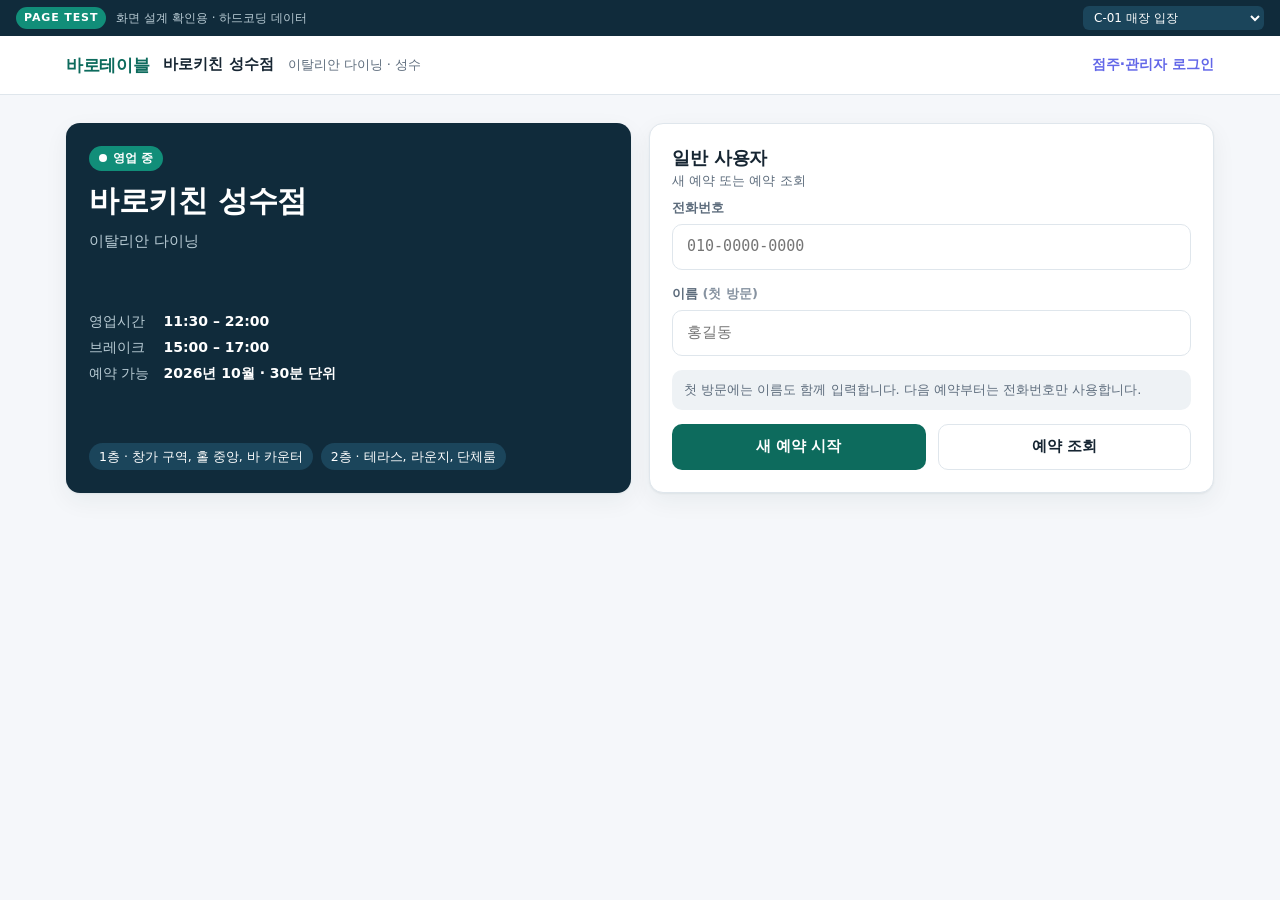
<file: index.html>
<!DOCTYPE html>
<html lang="ko">
<head>
  <meta charset="utf-8">
  <meta name="viewport" content="width=device-width, initial-scale=1">
  <title>바로테이블 미리보기</title>
  <meta http-equiv="refresh" content="0; url=barotable-pagetest/src/main/resources/templates/index.html">
</head>
<body>
  <p>바로테이블 프로토타입 미리보기로 이동합니다. 이동하지 않으면 <a href="barotable-pagetest/src/main/resources/templates/index.html">여기</a>를 누르세요.</p>
</body>
</html>
</file>
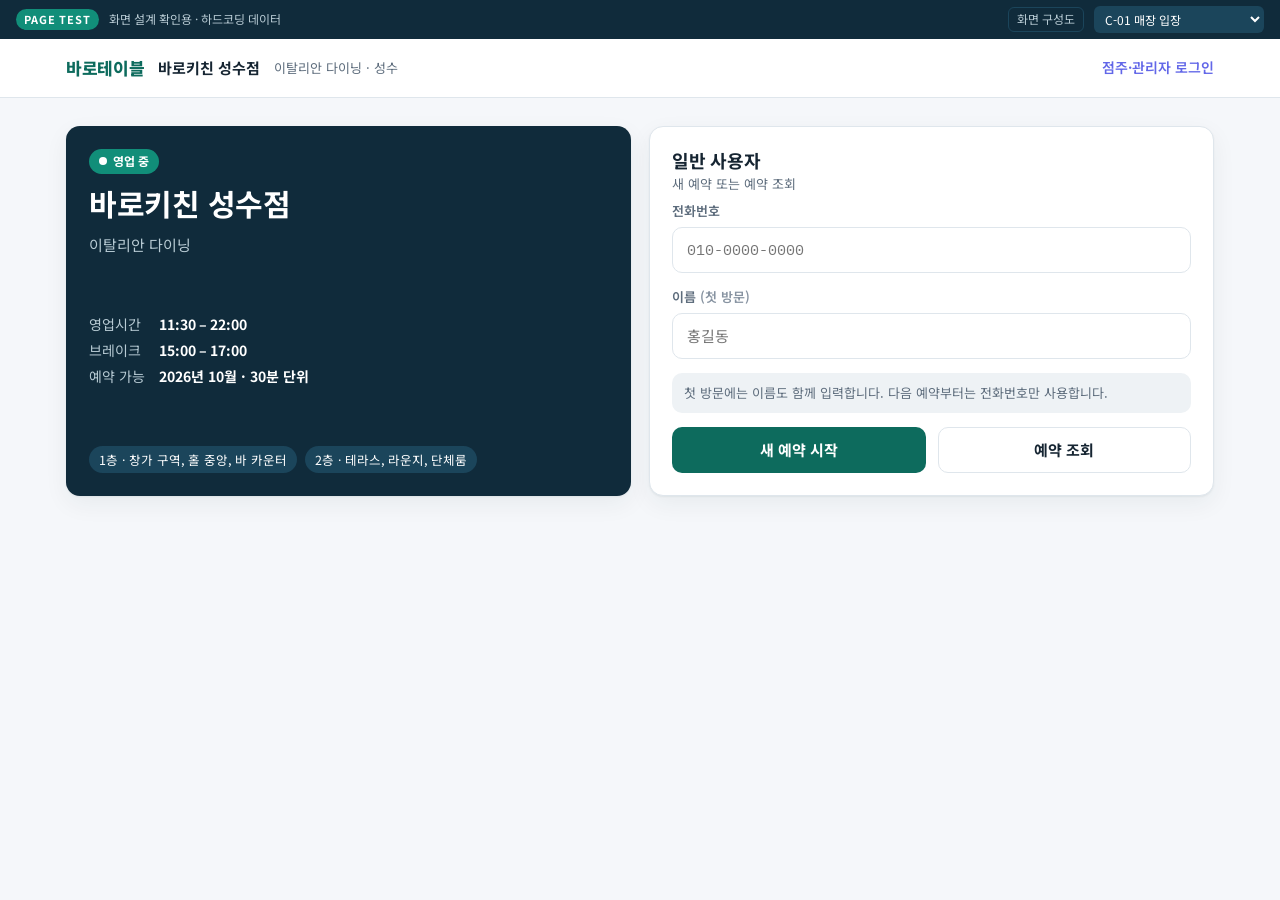
<file: barotable-pagetest/src/main/resources/templates/index.html>
<!DOCTYPE html>
<html lang="ko" xmlns:th="http://www.thymeleaf.org">
<head>
  <meta charset="utf-8">
  <meta name="viewport" content="width=device-width, initial-scale=1, viewport-fit=cover">
  <title>바로테이블 · 바로키친 성수점</title>
  <link rel="preconnect" href="https://fonts.googleapis.com">
  <link rel="stylesheet" href="https://fonts.googleapis.com/css2?family=Noto+Sans+KR:wght@400;500;600;700;800&amp;family=IBM+Plex+Mono:wght@500;600&amp;display=swap">
  <link rel="stylesheet" href="../static/css/app.css?v=20261006d" th:href="@{/css/app.css}">
</head>
<!-- C-01 매장 소개와 빠른 예약 시작 -->
<body data-depth="0" data-screen="index" th:data-server="true">
  <header class="site-head">
    <div class="wrap">
      <a class="brand" href="index.html" th:href="@{/}" data-go="index">바로테이블</a>
      <span class="head-store" id="head-store">바로키친 성수점</span>
      <span class="head-sub" id="head-sub">이탈리안 다이닝 · 성수</span>
      <span class="head-spacer"></span>
      <a class="head-link" href="owner/login.html" th:href="@{/owner/login}" data-go="owner-login">점주·관리자 로그인</a>
    </div>
  </header>

  <main class="page wrap">
    <div class="grid cols-2" style="align-items:stretch">
      <!-- 매장 소개 -->
      <section class="card card-dark hero-store" aria-labelledby="store-name">
        <div class="stack" style="gap:10px">
          <span class="badge badge-solid" id="open-badge" style="align-self:flex-start"><span class="dot"></span>영업 중</span>
          <h1 id="store-name">바로키친 성수점</h1>
          <p class="muted" id="store-cat">이탈리안 다이닝</p>
        </div>
        <dl class="hours">
          <dt>영업시간</dt><dd id="h-open">11:30 – 22:00</dd>
          <dt>브레이크</dt><dd id="h-break">15:00 – 17:00</dd>
          <dt>예약 가능</dt><dd>2026년 10월 · 30분 단위</dd>
        </dl>
        <div class="floor-mini"><span>1층 · 창가 구역, 홀 중앙, 바 카운터</span><span>2층 · 테라스, 라운지, 단체룸</span></div>
      </section>

      <!-- 일반 사용자 -->
      <section class="card" aria-labelledby="guest-title">
        <div class="card-head" style="margin-bottom:6px">
          <div>
            <h2 id="guest-title">일반 사용자</h2>
            <p class="card-sub">새 예약 또는 예약 조회</p>
          </div>
        </div>
        <div class="stack">
          <div class="field">
            <label for="g-phone">전화번호</label>
            <input class="input mono" id="g-phone" placeholder="010-0000-0000">
          </div>
          <div class="field">
            <label for="g-name">이름 <span class="faint">(첫 방문)</span></label>
            <input class="input" id="g-name" placeholder="홍길동">
          </div>
          <p class="notice">첫 방문에는 이름도 함께 입력합니다. 다음 예약부터는 전화번호만 사용합니다.</p>
          <div class="form-row">
            <a class="btn btn-primary" href="reserve.html" th:href="@{/reserve}" data-go="reserve">새 예약 시작</a>
            <a class="btn btn-ghost" href="lookup.html" th:href="@{/reservations/lookup}" data-go="lookup">예약 조회</a>
          </div>
        </div>
      </section>
    </div>
  </main>

  <script src="../static/js/data.js?v=20261006d" th:src="@{/js/data.js}"></script>
  <script src="../static/js/common.js?v=20261006d" th:src="@{/js/common.js}"></script>
</body>
</html>
</file>
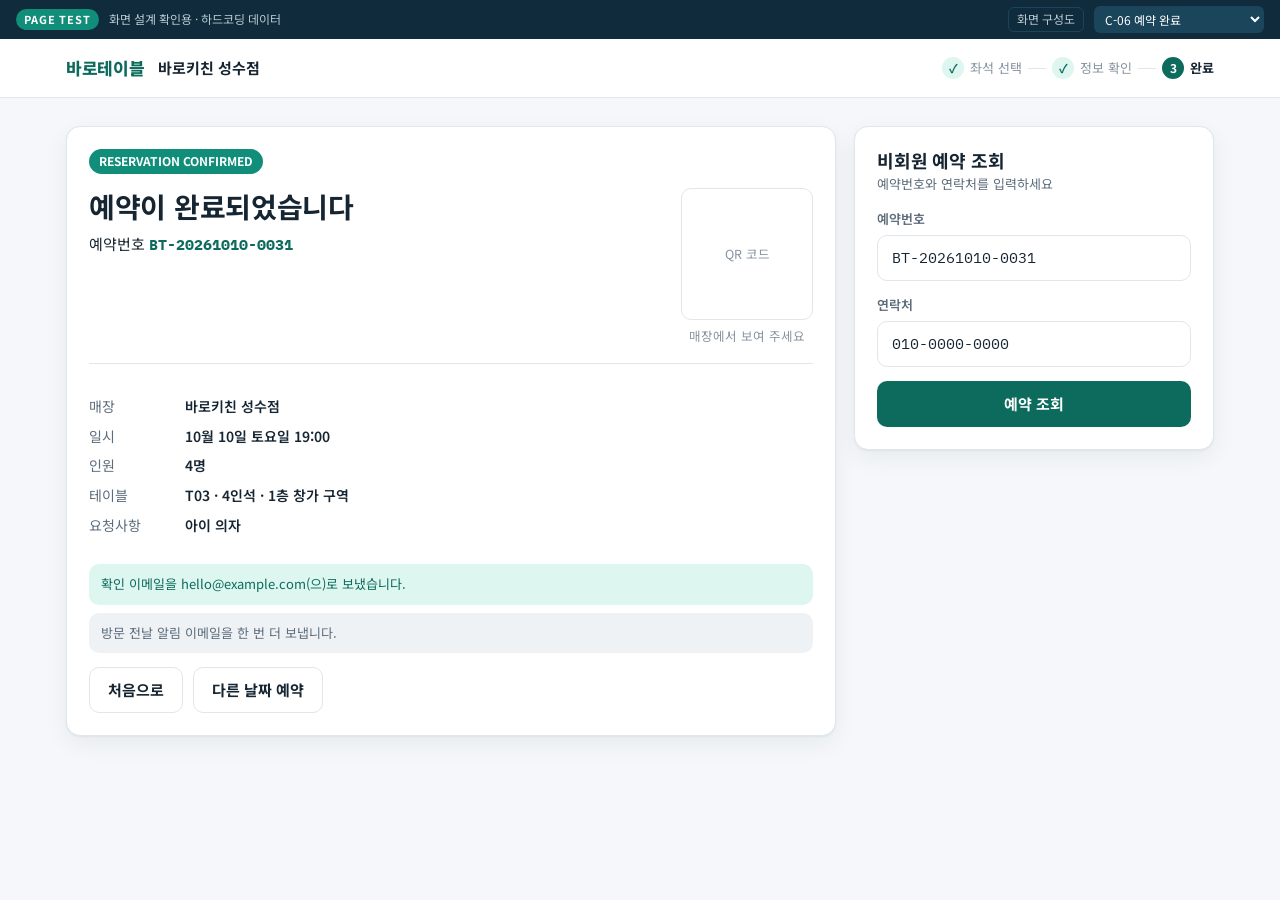
<file: barotable-pagetest/src/main/resources/templates/complete.html>
<!DOCTYPE html>
<html lang="ko" xmlns:th="http://www.thymeleaf.org">
<head>
  <meta charset="utf-8">
  <meta name="viewport" content="width=device-width, initial-scale=1, viewport-fit=cover">
  <title>바로테이블 · 예약 완료</title>
  <link rel="preconnect" href="https://fonts.googleapis.com">
  <link rel="stylesheet" href="https://fonts.googleapis.com/css2?family=Noto+Sans+KR:wght@400;500;600;700;800&amp;family=IBM+Plex+Mono:wght@500;600&amp;display=swap">
  <link rel="stylesheet" href="../static/css/app.css?v=20261006d" th:href="@{/css/app.css}">
</head>
<!-- C-06 예약 완료와 비회원 조회 -->
<body data-depth="0" data-screen="complete" th:data-server="true">
  <header class="site-head">
    <div class="wrap">
      <a class="brand" href="index.html" th:href="@{/}" data-go="index">바로테이블</a>
      <span class="head-store" id="head-store">바로키친 성수점</span>
      <span class="head-spacer"></span>
      <nav class="steps" aria-label="예약 단계">
        <span class="done"><b>✓</b>좌석 선택</span><i></i>
        <span class="done"><b>✓</b>정보 확인</span><i></i>
        <span class="on"><b>3</b>완료</span>
      </nav>
    </div>
  </header>

  <main class="page wrap">
    <div class="grid cols-main-side" style="--side-w:360px">
      <section class="card stack" aria-labelledby="done-title" id="done-card">
        <span class="badge badge-solid" style="align-self:flex-start" id="done-badge">RESERVATION CONFIRMED</span>
        <div class="row" style="justify-content:space-between;align-items:flex-start;gap:20px">
          <div class="stack" style="gap:8px;min-width:0;flex:1">
            <h1 id="done-title" style="font-size:clamp(22px,3vw,28px)">예약이 완료되었습니다</h1>
            <p>예약번호 <b class="mono" id="d-no" style="color:var(--teal-deep)">BT-20261010-0031</b></p>
          </div>
          <figure style="margin:0;display:flex;flex-direction:column;align-items:center;gap:6px">
            <div class="qr" aria-label="QR 코드 자리"><span class="hint">QR 코드</span></div>
            <figcaption class="hint">매장에서 보여 주세요</figcaption>
          </figure>
        </div>
        <hr class="divider">
        <dl class="kv" id="d-info"></dl>
        <div class="stack" style="gap:8px">
          <p class="notice good" id="n-confirm">확인 이메일을 hello@example.com(으)로 보냈습니다.</p>
          <p class="notice" id="n-daybefore">방문 전날 알림 이메일을 한 번 더 보냅니다.</p>
        </div>
        <div class="row">
          <a class="btn btn-ghost" href="index.html" th:href="@{/}" data-go="index">처음으로</a>
          <a class="btn btn-ghost" href="reserve.html" th:href="@{/reserve}" data-go="reserve">다른 날짜 예약</a>
        </div>
      </section>

      <section class="card stack" aria-labelledby="lk-title">
        <div>
          <h2 id="lk-title">비회원 예약 조회</h2>
          <p class="card-sub">예약번호와 연락처를 입력하세요</p>
        </div>
        <div class="stack">
          <div class="field"><label for="lk-no">예약번호</label><input class="input mono" id="lk-no" value="BT-20261010-0031"></div>
          <div class="field"><label for="lk-phone">연락처</label><input class="input mono" id="lk-phone" value="010-0000-0000"></div>
          <a class="btn btn-primary" href="lookup.html" th:href="@{/reservations/lookup}" data-go="lookup">예약 조회</a>
        </div>
      </section>
    </div>
  </main>

  <script src="../static/js/data.js?v=20261006d" th:src="@{/js/data.js}"></script>
  <script src="../static/js/common.js?v=20261006d" th:src="@{/js/common.js}"></script>
  <script src="../static/js/pages/complete.js?v=20261006d" th:src="@{/js/pages/complete.js}"></script>
</body>
</html>
</file>
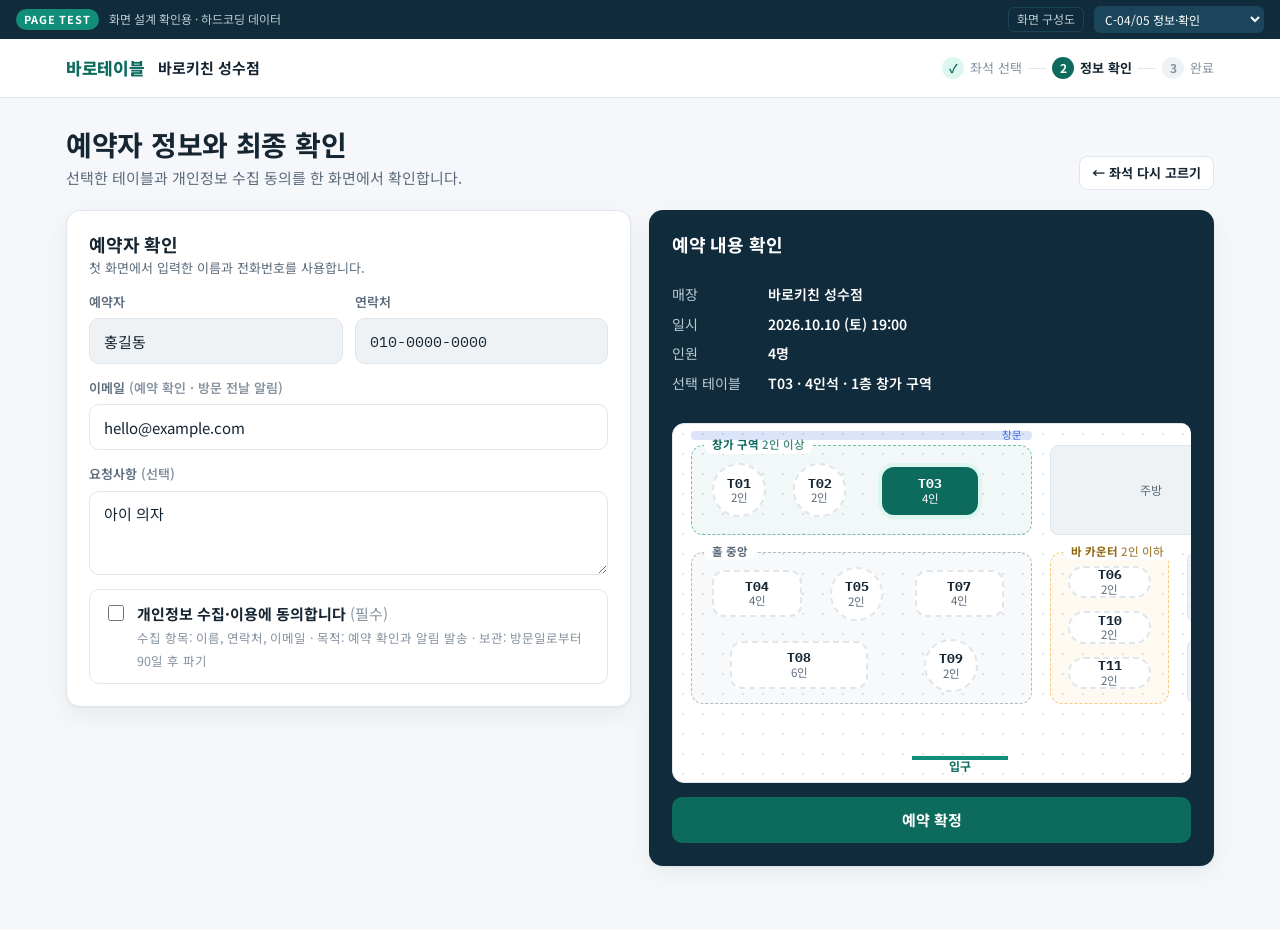
<file: barotable-pagetest/src/main/resources/templates/confirm.html>
<!DOCTYPE html>
<html lang="ko" xmlns:th="http://www.thymeleaf.org">
<head>
  <meta charset="utf-8">
  <meta name="viewport" content="width=device-width, initial-scale=1, viewport-fit=cover">
  <title>바로테이블 · 예약 확인</title>
  <link rel="preconnect" href="https://fonts.googleapis.com">
  <link rel="stylesheet" href="https://fonts.googleapis.com/css2?family=Noto+Sans+KR:wght@400;500;600;700;800&amp;family=IBM+Plex+Mono:wght@500;600&amp;display=swap">
  <link rel="stylesheet" href="../static/css/app.css?v=20261006d" th:href="@{/css/app.css}">
</head>
<!-- C-04 / C-05 예약자 정보와 최종 확인 -->
<body data-depth="0" data-screen="confirm" th:data-server="true">
  <header class="site-head">
    <div class="wrap">
      <a class="brand" href="index.html" th:href="@{/}" data-go="index">바로테이블</a>
      <span class="head-store" id="head-store">바로키친 성수점</span>
      <span class="head-spacer"></span>
      <nav class="steps" aria-label="예약 단계">
        <span class="done"><b>✓</b>좌석 선택</span><i></i>
        <span class="on"><b>2</b>정보 확인</span><i></i>
        <span><b>3</b>완료</span>
      </nav>
    </div>
  </header>

  <main class="page wrap">
    <div class="page-title">
      <div>
        <h1>예약자 정보와 최종 확인</h1>
        <p>선택한 테이블과 개인정보 수집 동의를 한 화면에서 확인합니다.</p>
      </div>
      <a class="btn btn-ghost btn-sm" href="reserve.html" th:href="@{/reserve}" data-go="reserve">← 좌석 다시 고르기</a>
    </div>

    <div class="grid cols-2">
      <section class="card stack" aria-labelledby="info-title">
        <div>
          <h2 id="info-title">예약자 확인</h2>
          <p class="card-sub">첫 화면에서 입력한 이름과 전화번호를 사용합니다.</p>
        </div>
        <div class="form-row">
          <div class="field"><label for="c-name">예약자</label><input class="input" id="c-name" value="홍길동" readonly></div>
          <div class="field"><label for="c-phone">연락처</label><input class="input mono" id="c-phone" value="010-0000-0000" readonly></div>
        </div>
        <div class="field">
          <label for="c-email">이메일 <span class="faint">(예약 확인 · 방문 전날 알림)</span></label>
          <input class="input" id="c-email" type="email" autocomplete="email" value="hello@example.com">
        </div>
        <div class="field">
          <label for="c-req">요청사항 <span class="faint">(선택)</span></label>
          <textarea class="textarea" id="c-req" maxlength="200" placeholder="예) 아이 의자 1개 부탁드려요"></textarea>
        </div>
        <label class="check" for="c-agree">
          <input type="checkbox" id="c-agree">
          <span><b>개인정보 수집·이용에 동의합니다</b> <span class="faint">(필수)</span><br>
            <span class="hint">수집 항목: 이름, 연락처, 이메일 · 목적: 예약 확인과 알림 발송 · 보관: 방문일로부터 90일 후 파기</span></span>
        </label>
      </section>

      <section class="card card-dark stack" aria-labelledby="sum-title">
        <h2 id="sum-title">예약 내용 확인</h2>
        <dl class="kv" id="summary"></dl>
        <div class="map-scroll" style="border-radius:10px"><div id="mini-map"></div></div>
        <a class="btn btn-primary btn-block" href="complete.html" th:href="@{/reserve/complete}" data-go="complete">예약 확정</a>
      </section>
    </div>
  </main>

  <script src="../static/js/data.js?v=20261006d" th:src="@{/js/data.js}"></script>
  <script src="../static/js/common.js?v=20261006d" th:src="@{/js/common.js}"></script>
  <script src="../static/js/seatmap.js?v=20261006d" th:src="@{/js/seatmap.js}"></script>
  <script src="../static/js/pages/confirm.js?v=20261006d" th:src="@{/js/pages/confirm.js}"></script>
</body>
</html>
</file>
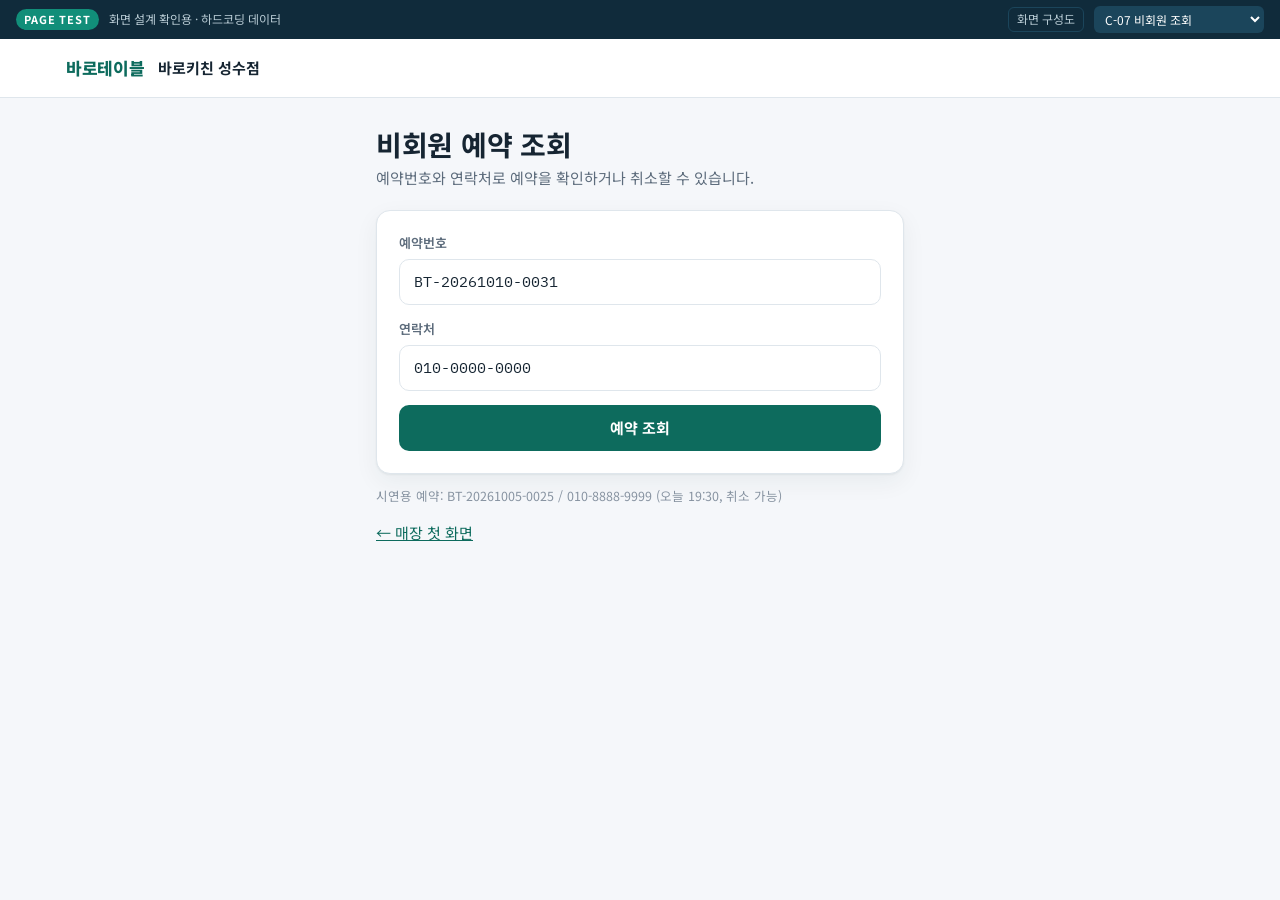
<file: barotable-pagetest/src/main/resources/templates/lookup.html>
<!DOCTYPE html>
<html lang="ko" xmlns:th="http://www.thymeleaf.org">
<head>
  <meta charset="utf-8">
  <meta name="viewport" content="width=device-width, initial-scale=1, viewport-fit=cover">
  <title>바로테이블 · 예약 조회</title>
  <link rel="preconnect" href="https://fonts.googleapis.com">
  <link rel="stylesheet" href="https://fonts.googleapis.com/css2?family=Noto+Sans+KR:wght@400;500;600;700;800&amp;family=IBM+Plex+Mono:wght@500;600&amp;display=swap">
  <link rel="stylesheet" href="../static/css/app.css?v=20261006d" th:href="@{/css/app.css}">
</head>
<!-- C-07 비회원 예약 조회 · 취소 -->
<body data-depth="0" data-screen="lookup" th:data-server="true">
  <header class="site-head">
    <div class="wrap">
      <a class="brand" href="index.html" th:href="@{/}" data-go="index">바로테이블</a>
      <span class="head-store">바로키친 성수점</span>
    </div>
  </header>
  <main class="page wrap" style="max-width:560px">
    <div class="page-title"><div><h1>비회원 예약 조회</h1><p>예약번호와 연락처로 예약을 확인하거나 취소할 수 있습니다.</p></div></div>
    <section class="card stack" aria-label="예약 조회">
      <form class="stack" id="lk-form" autocomplete="off">
        <div class="field"><label for="lk-no">예약번호</label><input class="input mono" id="lk-no" value="BT-20261010-0031" required></div>
        <div class="field"><label for="lk-phone">연락처</label><input class="input mono" id="lk-phone" value="010-0000-0000" inputmode="tel" required></div>
        <button class="btn btn-primary" type="submit">예약 조회</button>
      </form>
      <div class="stack" id="lk-result" aria-live="polite" hidden></div>
    </section>
    <p class="hint" style="margin-top:12px">시연용 예약: BT-20261005-0025 / 010-8888-9999 (오늘 19:30, 취소 가능)</p>
    <p style="margin-top:16px"><a href="index.html" th:href="@{/}" data-go="index">← 매장 첫 화면</a></p>
  </main>
  <script src="../static/js/data.js?v=20261006d" th:src="@{/js/data.js}"></script>
  <script src="../static/js/common.js?v=20261006d" th:src="@{/js/common.js}"></script>
  <script src="../static/js/pages/lookup.js?v=20261006d" th:src="@{/js/pages/lookup.js}"></script>
</body>
</html>
</file>
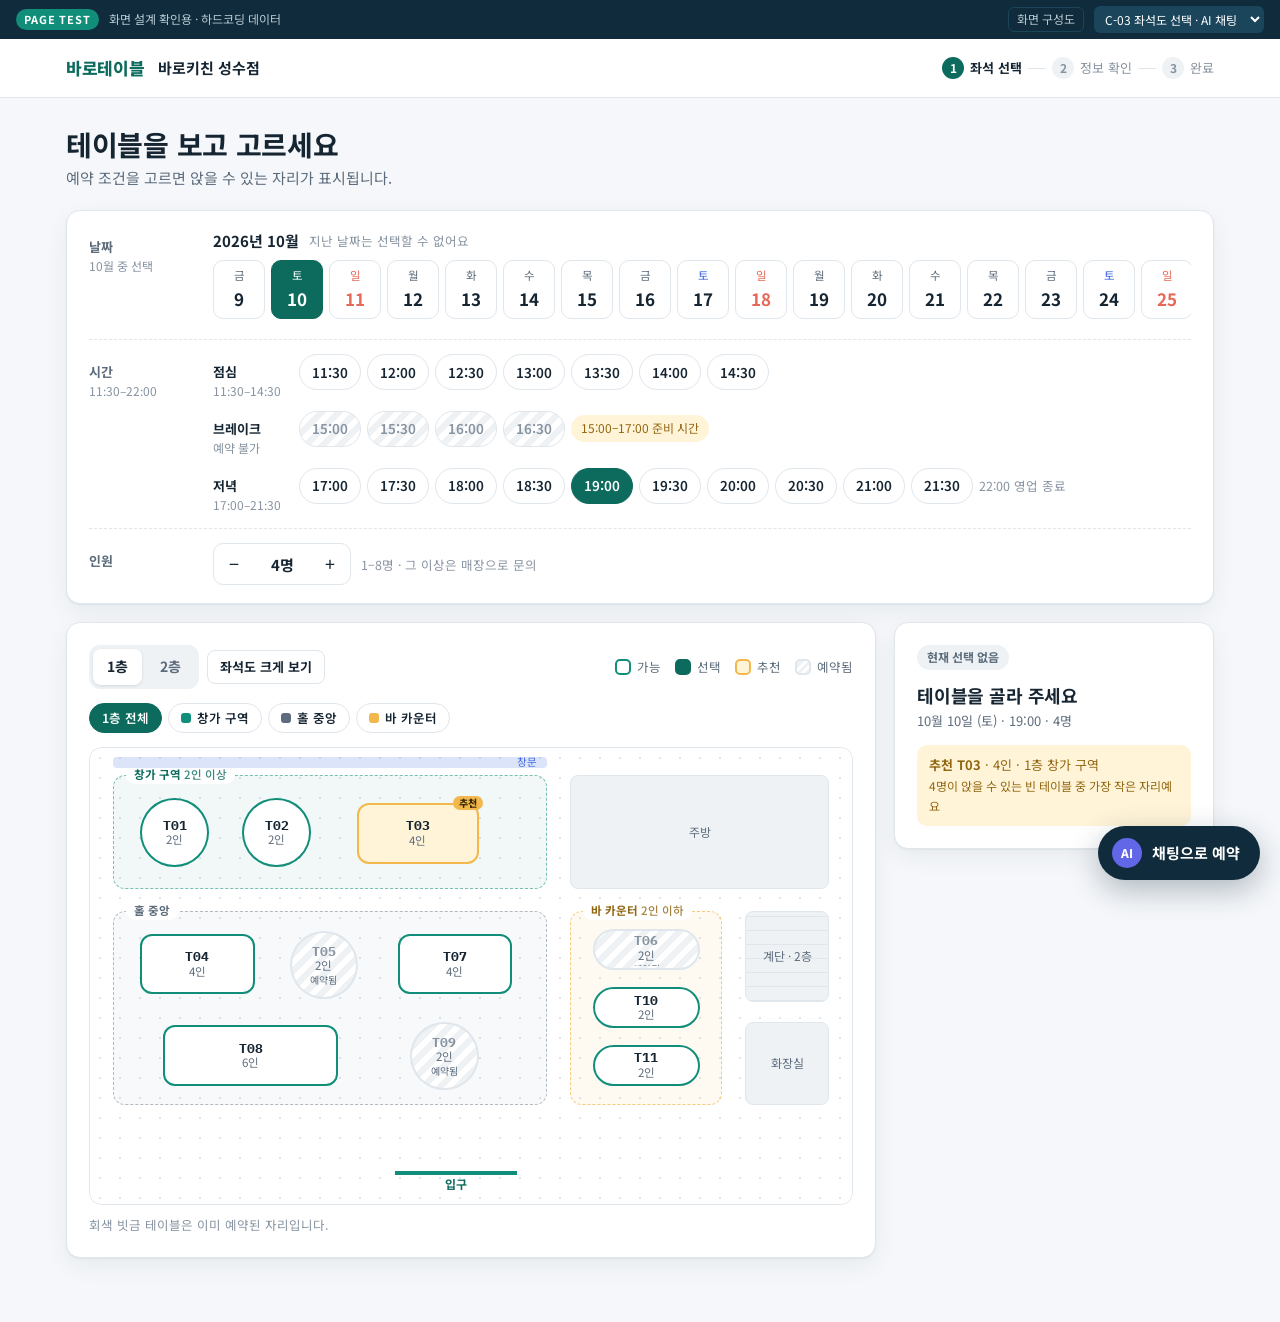
<file: barotable-pagetest/src/main/resources/templates/reserve.html>
<!DOCTYPE html>
<html lang="ko" xmlns:th="http://www.thymeleaf.org">
<head>
  <meta charset="utf-8">
  <meta name="viewport" content="width=device-width, initial-scale=1, viewport-fit=cover">
  <title>바로테이블 · 좌석 선택</title>
  <link rel="preconnect" href="https://fonts.googleapis.com">
  <link rel="stylesheet" href="https://fonts.googleapis.com/css2?family=Noto+Sans+KR:wght@400;500;600;700;800&amp;family=IBM+Plex+Mono:wght@500;600&amp;display=swap">
  <link rel="stylesheet" href="../static/css/app.css?v=20261006d" th:href="@{/css/app.css}">
</head>
<!-- C-03 실제 테이블을 보고 고르는 예약 + C-AI 채팅 팝업 -->
<body data-depth="0" data-screen="reserve" th:data-server="true">
  <header class="site-head">
    <div class="wrap">
      <a class="brand" href="index.html" th:href="@{/}" data-go="index">바로테이블</a>
      <span class="head-store" id="head-store">바로키친 성수점</span>
      <span class="head-spacer"></span>
      <nav class="steps" aria-label="예약 단계">
        <span class="on"><b>1</b>좌석 선택</span><i></i>
        <span><b>2</b>정보 확인</span><i></i>
        <span><b>3</b>완료</span>
      </nav>
    </div>
  </header>

  <main class="page wrap">
    <div class="page-title">
      <div>
        <h1>테이블을 보고 고르세요</h1>
        <p id="who-line">예약 조건을 고르면 앉을 수 있는 자리가 표시됩니다.</p>
      </div>
    </div>

    <!-- 예약 조건 -->
    <section class="card cond" aria-label="예약 조건">
      <div class="cond-row">
        <div class="cond-label">날짜<small>10월 중 선택</small></div>
        <div style="min-width:0">
          <div class="month-head"><strong>2026년 10월</strong><span class="faint" style="font-size:12.5px">지난 날짜는 선택할 수 없어요</span></div>
          <div class="date-strip" id="date-strip" role="listbox" aria-label="10월 날짜"></div>
        </div>
      </div>
      <div class="cond-row">
        <div class="cond-label">시간<small id="hours-small">11:30–22:00</small></div>
        <div class="time-groups" id="time-groups"></div>
      </div>
      <div class="cond-row">
        <div class="cond-label">인원</div>
        <div class="row">
          <div class="stepper" role="group" aria-label="인원">
            <button type="button" id="p-minus" aria-label="인원 줄이기">−</button>
            <output id="p-val" aria-live="polite">4명</output>
            <button type="button" id="p-plus" aria-label="인원 늘리기">+</button>
          </div>
          <span class="hint" id="p-hint">1–8명 · 그 이상은 매장으로 문의</span>
          <span class="badge badge-indigo" id="req-badge" hidden></span>
        </div>
      </div>
    </section>

    <div class="grid cols-main-side" style="margin-top:18px">
      <!-- 좌석도 -->
      <section class="card" aria-label="좌석도">
        <div class="card-head">
          <div class="row" style="gap:8px">
            <div class="tabs" id="floor-tabs" role="tablist" aria-label="층 선택"></div>
            <button class="btn btn-ghost btn-sm" type="button" id="sf-open" aria-haspopup="dialog">좌석도 크게 보기</button>
          </div>
          <div class="legend">
            <span><i></i>가능</span><span><i class="l-sel"></i>선택</span><span><i class="l-rec"></i>추천</span><span><i class="l-no"></i>예약됨</span>
          </div>
        </div>
        <div class="zone-filter" id="zone-filter" aria-label="구역 필터" style="margin-bottom:14px"></div>
        <div class="map-scroll"><div id="map"></div></div>
        <p class="hint" style="margin-top:10px">회색 빗금 테이블은 이미 예약된 자리입니다.</p>
      </section>

      <!-- 선택 패널 -->
      <aside class="card sel-panel stack" id="sel-panel" aria-live="polite"></aside>
    </div>
  </main>

  <!-- C-AI 채팅 팝업 -->
  <button class="fab" type="button" id="ai-fab" aria-haspopup="dialog" aria-controls="chat-pop" aria-expanded="false">
    <span class="ai-mark">AI</span><span>채팅으로 예약</span>
  </button>
  <section class="chat-pop" id="chat-pop" role="dialog" aria-modal="false" aria-labelledby="chat-title" hidden>
    <div class="chat-head">
      <span class="ai-mark" aria-hidden="true">AI</span>
      <div>
        <h2 id="chat-title">예약 도우미</h2>
        <p>날짜 · 시간 · 인원 · 요청사항만 정리해요</p>
      </div>
      <button class="x" type="button" id="chat-close" aria-label="채팅 닫기">×</button>
    </div>
    <div class="chat-guard">이름·연락처는 채팅에 입력하지 마세요. 입력칸에서 따로 받습니다.</div>
    <div class="chat-body" id="chat-body" aria-live="polite"></div>
    <div class="chat-suggest" id="chat-suggest"></div>
    <form class="chat-input" id="chat-form" autocomplete="off">
      <label class="sr-only" for="chat-text">메시지</label>
      <input id="chat-text" placeholder="예) 이번 토요일 저녁 7시 4명, 아이 의자 필요해요">
      <button type="submit" aria-label="보내기">↑</button>
    </form>
  </section>

  <script src="../static/js/data.js?v=20261006d" th:src="@{/js/data.js}"></script>
  <script src="../static/js/common.js?v=20261006d" th:src="@{/js/common.js}"></script>
  <script src="../static/js/seatmap.js?v=20261006d" th:src="@{/js/seatmap.js}"></script>
  <script src="../static/js/pages/reserve.js?v=20261006d" th:src="@{/js/pages/reserve.js}"></script>
  <script src="../static/js/ai-chat.js?v=20261006d" th:src="@{/js/ai-chat.js}"></script>
</body>
</html>
</file>
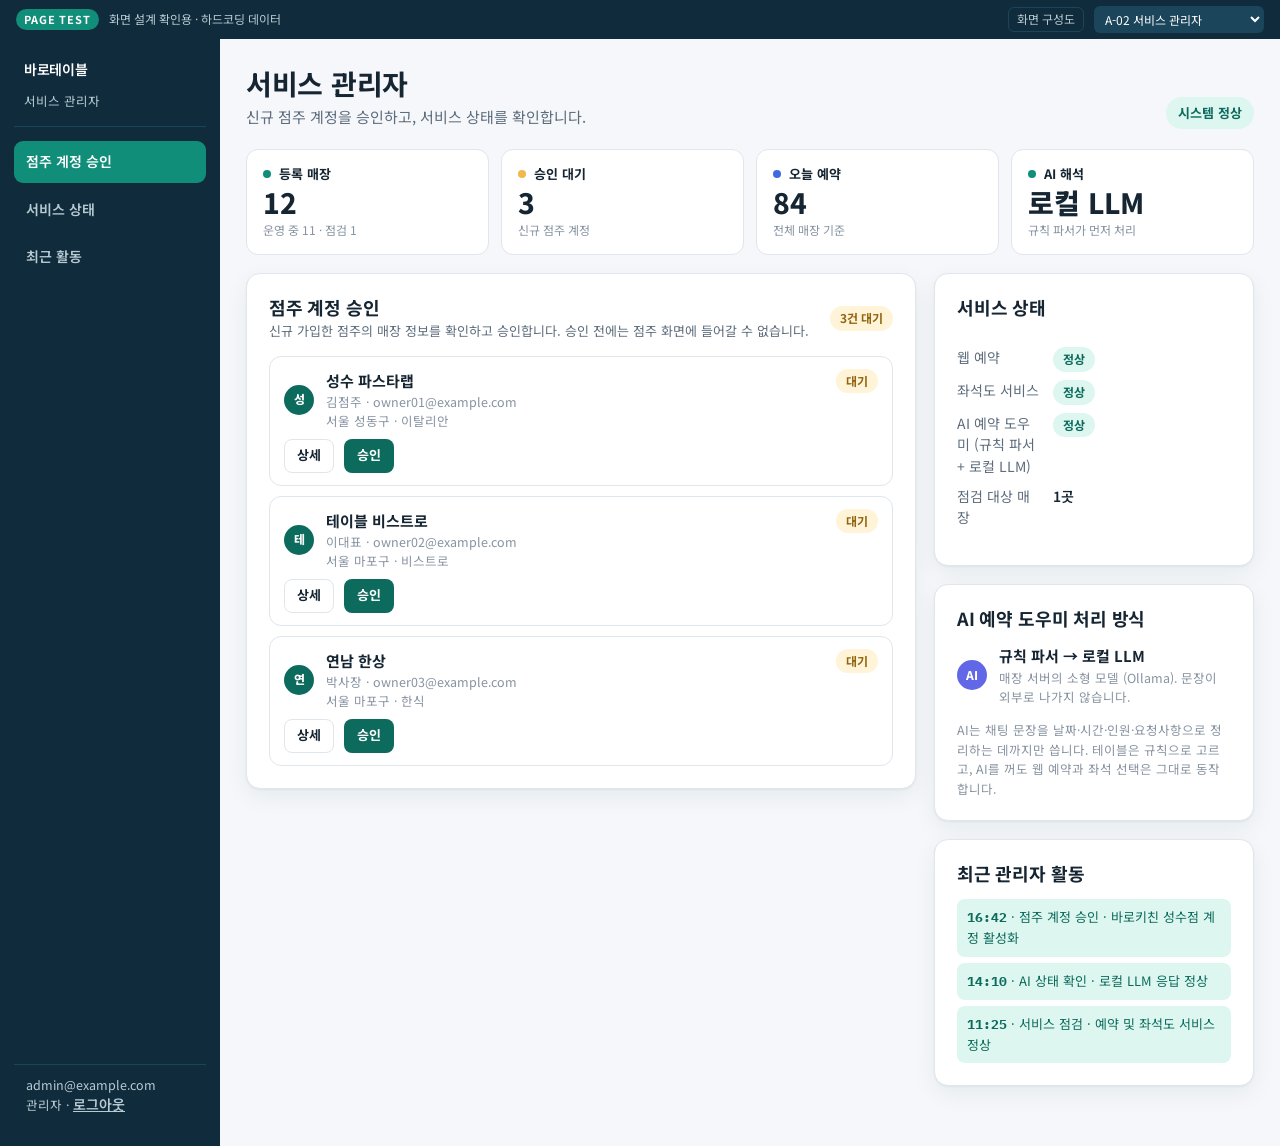
<file: barotable-pagetest/src/main/resources/templates/admin/dashboard.html>
<!DOCTYPE html>
<html lang="ko" xmlns:th="http://www.thymeleaf.org">
<head>
  <meta charset="utf-8">
  <meta name="viewport" content="width=device-width, initial-scale=1, viewport-fit=cover">
  <title>바로테이블 · 서비스 관리자</title>
  <link rel="preconnect" href="https://fonts.googleapis.com">
  <link rel="stylesheet" href="https://fonts.googleapis.com/css2?family=Noto+Sans+KR:wght@400;500;600;700;800&amp;family=IBM+Plex+Mono:wght@500;600&amp;display=swap">
  <link rel="stylesheet" href="../../static/css/app.css?v=20261006d" th:href="@{/css/app.css}">
</head>
<!-- A-02 서비스 관리자 (점주 계정 승인 · 서비스 상태) -->
<body data-depth="1" data-screen="admin" th:data-server="true">
  <div class="owner-shell">
    <aside class="side" aria-label="관리자 메뉴">
      <a class="brand" href="../index.html" th:href="@{/}" data-go="index">바로테이블</a>
      <div class="store">서비스 관리자</div>
      <a href="#approvals" class="on" aria-current="page">점주 계정 승인</a>
      <a href="#services">서비스 상태</a>
      <a href="#activity">최근 활동</a>
      <span class="grow"></span>
      <div class="who">admin@example.com<br>관리자 · <a href="../owner/login.html" th:href="@{/owner/login}" data-go="owner-login" style="display:inline;padding:0;color:inherit;text-decoration:underline">로그아웃</a></div>
    </aside>
    <main class="owner-main">
      <div class="page-title">
        <div>
          <h1>서비스 관리자</h1>
          <p>신규 점주 계정을 승인하고, 서비스 상태를 확인합니다.</p>
        </div>
        <span class="badge badge-teal" style="font-size:13px;padding:6px 12px">시스템 정상</span>
      </div>

      <section class="stats" id="stats" aria-label="서비스 요약"></section>

      <div class="grid cols-main-side" style="margin-top:18px">
        <section class="card stack" id="approvals" aria-labelledby="ap-title">
          <div class="card-head" style="margin-bottom:0">
            <div><h2 id="ap-title">점주 계정 승인</h2><p class="card-sub">신규 가입한 점주의 매장 정보를 확인하고 승인합니다. 승인 전에는 점주 화면에 들어갈 수 없습니다.</p></div>
            <span class="badge badge-amber" id="ap-badge"></span>
          </div>
          <div class="stack" style="gap:10px" id="ap-list" aria-live="polite"></div>
        </section>

        <div class="stack" style="gap:18px;min-width:0">
          <section class="card stack" id="services" aria-labelledby="sv-title">
            <h2 id="sv-title">서비스 상태</h2>
            <dl class="kv" id="sv-list"></dl>
          </section>
          <section class="card stack" aria-labelledby="ai-title">
            <h2 id="ai-title">AI 예약 도우미 처리 방식</h2>
            <div id="ai-box"></div>
            <p class="hint">AI는 채팅 문장을 날짜·시간·인원·요청사항으로 정리하는 데까지만 씁니다. 테이블은 규칙으로 고르고, AI를 꺼도 웹 예약과 좌석 선택은 그대로 동작합니다.</p>
          </section>
          <section class="card stack" id="activity" aria-labelledby="ac-title">
            <h2 id="ac-title">최근 관리자 활동</h2>
            <ul class="result-list" id="ac-list"></ul>
          </section>
        </div>
      </div>
    </main>
  </div>
  <script src="../../static/js/data.js?v=20261006d" th:src="@{/js/data.js}"></script>
  <script src="../../static/js/common.js?v=20261006d" th:src="@{/js/common.js}"></script>
  <script src="../../static/js/pages/admin.js?v=20261006d" th:src="@{/js/pages/admin.js}"></script>
</body>
</html>
</file>
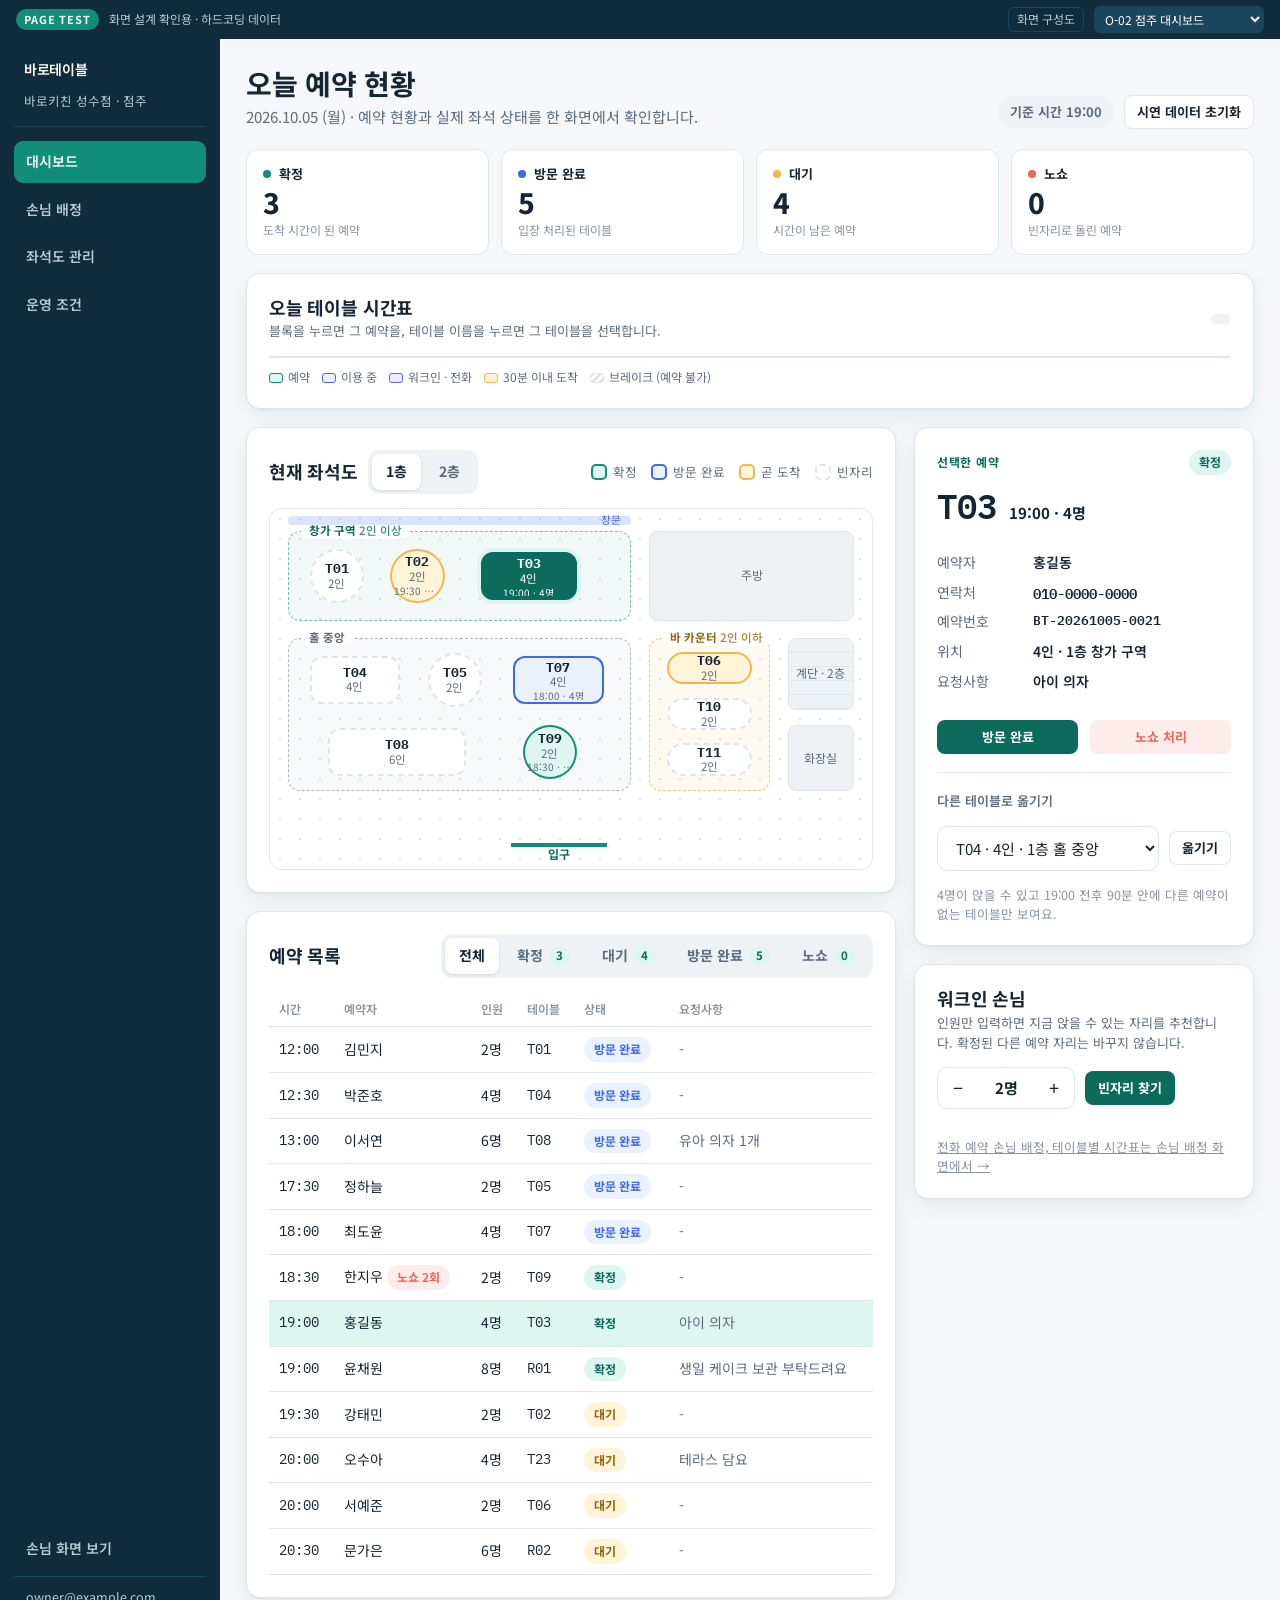
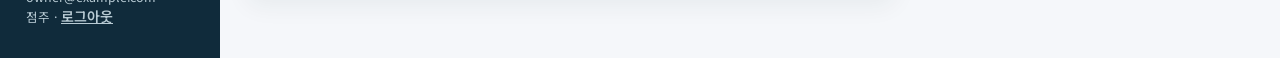
<file: barotable-pagetest/src/main/resources/templates/owner/dashboard.html>
<!DOCTYPE html>
<html lang="ko" xmlns:th="http://www.thymeleaf.org">
<head>
  <meta charset="utf-8">
  <meta name="viewport" content="width=device-width, initial-scale=1, viewport-fit=cover">
  <title>바로테이블 · 점주 대시보드</title>
  <link rel="preconnect" href="https://fonts.googleapis.com">
  <link rel="stylesheet" href="https://fonts.googleapis.com/css2?family=Noto+Sans+KR:wght@400;500;600;700;800&amp;family=IBM+Plex+Mono:wght@500;600&amp;display=swap">
  <link rel="stylesheet" href="../../static/css/app.css?v=20261006d" th:href="@{/css/app.css}">
</head>
<!-- O-02 점주 대시보드 (예약 현황 · 노쇼 · 워크인 재배정) -->
<body data-depth="1" data-screen="owner-dashboard" th:data-server="true">
  <div class="owner-shell">
    <aside class="side" id="owner-side" aria-label="점주 메뉴"></aside>
    <main class="owner-main">
      <div class="page-title">
        <div>
          <h1>오늘 예약 현황</h1>
          <p><span id="today-label">2026.10.05 (월)</span> · 예약 현황과 실제 좌석 상태를 한 화면에서 확인합니다.</p>
        </div>
        <div class="row">
          <span class="badge badge-gray" style="font-size:13px;padding:6px 12px">기준 시간 19:00</span>
          <button class="btn btn-ghost btn-sm" type="button" id="demo-reset" title="취소·노쇼·워크인 등 바꾼 내용을 처음 데이터로 되돌립니다">시연 데이터 초기화</button>
        </div>
      </div>

      <section class="stats" id="stats" aria-label="예약 요약"></section>

      <section class="card" style="margin-top:18px" aria-labelledby="tt-title">
        <div class="card-head">
          <div><h2 id="tt-title">오늘 테이블 시간표</h2><p class="card-sub">블록을 누르면 그 예약을, 테이블 이름을 누르면 그 테이블을 선택합니다.</p></div>
          <span class="soon-status" id="soon-status" aria-live="polite"></span>
        </div>
        <div class="tt-scroll" id="timetable"></div>
        <div class="tt-legend"><span><i class="l-res"></i>예약</span><span><i class="l-seat"></i>이용 중</span><span><i class="l-walk"></i>워크인 · 전화</span><span><i class="l-soon"></i>30분 이내 도착</span><span><i class="l-brk"></i>브레이크 (예약 불가)</span></div>
      </section>

      <div class="grid cols-main-side" style="margin-top:18px;grid-template-columns:minmax(0,1fr) 340px">
        <div class="stack" style="gap:18px;min-width:0">
          <section class="card" aria-label="현재 좌석도">
            <div class="card-head">
              <div class="row"><h2>현재 좌석도</h2><div class="tabs" id="floor-tabs" role="tablist"></div></div>
              <div class="legend"><span><i class="l-booked"></i>확정</span><span><i class="l-visited"></i>방문 완료</span><span><i class="l-waiting"></i>곧 도착</span><span><i class="l-empty"></i>빈자리</span></div>
            </div>
            <div class="map-scroll"><div id="map"></div></div>
          </section>

          <section class="card" aria-label="예약 목록" id="list">
            <div class="card-head">
              <h2>예약 목록</h2>
              <div class="tabs" id="list-tabs" role="tablist" aria-label="예약 상태 필터"></div>
            </div>
            <div class="list-scroll">
              <table class="list">
                <thead><tr><th>시간</th><th>예약자</th><th>인원</th><th>테이블</th><th>상태</th><th>요청사항</th></tr></thead>
                <tbody id="res-rows"></tbody>
              </table>
            </div>
          </section>
        </div>

        <div class="stack" style="gap:18px;min-width:0">
          <section class="card stack" id="detail" aria-label="선택한 예약"></section>
          <section class="card stack" id="walkin" aria-labelledby="wk-title">
            <div>
              <h2 id="wk-title">워크인 손님</h2>
              <p class="card-sub">인원만 입력하면 지금 앉을 수 있는 자리를 추천합니다. 확정된 다른 예약 자리는 바꾸지 않습니다.</p>
            </div>
            <div class="row">
              <div class="stepper" aria-label="워크인 인원"><button type="button" id="wk-minus" aria-label="인원 줄이기">−</button><output id="wk-val">2명</output><button type="button" id="wk-plus" aria-label="인원 늘리기">+</button></div>
              <button class="btn btn-primary btn-sm" type="button" id="wk-find">빈자리 찾기</button>
            </div>
            <div class="stack" style="gap:8px" id="wk-list" aria-live="polite"></div>
            <a class="hint" href="guests.html" th:href="@{/owner/guests}" data-go="owner-guests">전화 예약 손님 배정, 테이블별 시간표는 손님 배정 화면에서 →</a>
          </section>
        </div>
      </div>
    </main>
  </div>
  <script src="../../static/js/data.js?v=20261006d" th:src="@{/js/data.js}"></script>
  <script src="../../static/js/common.js?v=20261006d" th:src="@{/js/common.js}"></script>
  <script src="../../static/js/seatmap.js?v=20261006d" th:src="@{/js/seatmap.js}"></script>
  <script src="../../static/js/timetable.js?v=20261006d" th:src="@{/js/timetable.js}"></script>
  <script src="../../static/js/owner-common.js?v=20261006d" th:src="@{/js/owner-common.js}"></script>
  <script src="../../static/js/pages/dashboard.js?v=20261006d" th:src="@{/js/pages/dashboard.js}"></script>
</body>
</html>
</file>
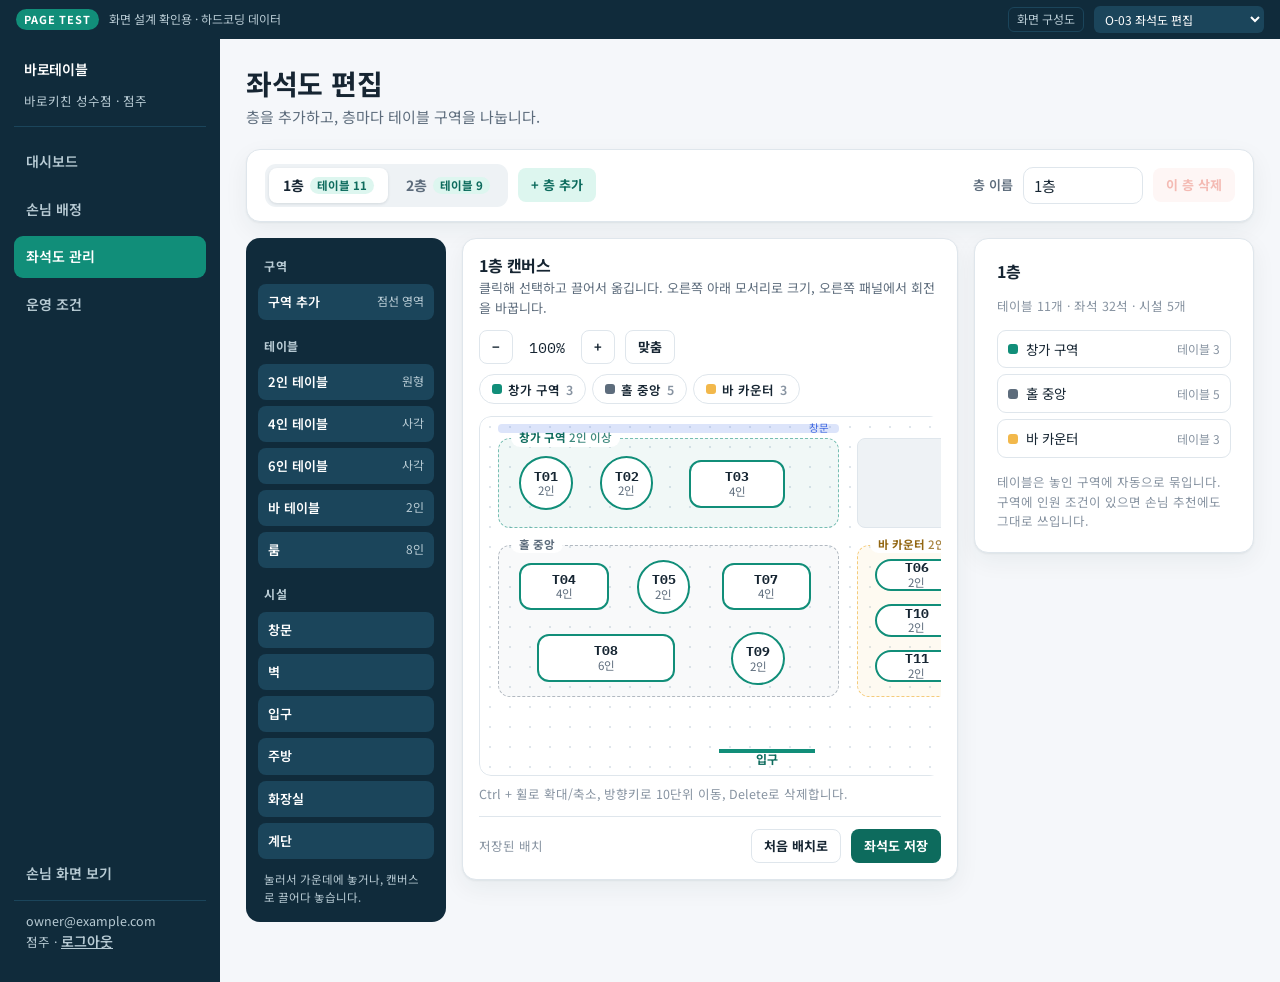
<file: barotable-pagetest/src/main/resources/templates/owner/editor.html>
<!DOCTYPE html>
<html lang="ko" xmlns:th="http://www.thymeleaf.org">
<head>
  <meta charset="utf-8">
  <meta name="viewport" content="width=device-width, initial-scale=1, viewport-fit=cover">
  <title>바로테이블 · 좌석도 편집</title>
  <link rel="preconnect" href="https://fonts.googleapis.com">
  <link rel="stylesheet" href="https://fonts.googleapis.com/css2?family=Noto+Sans+KR:wght@400;500;600;700;800&amp;family=IBM+Plex+Mono:wght@500;600&amp;display=swap">
  <link rel="stylesheet" href="../../static/css/app.css?v=20261006d" th:href="@{/css/app.css}">
</head>
<!-- O-03 점주용 좌석도 편집 (층별 구역 나누기) -->
<body data-depth="1" data-screen="owner-editor" th:data-server="true">
  <div class="owner-shell">
    <aside class="side" id="owner-side" aria-label="점주 메뉴"></aside>
    <main class="owner-main">
      <div class="page-title">
        <div>
          <h1>좌석도 편집</h1>
          <p>층을 추가하고, 층마다 테이블 구역을 나눕니다.</p>
        </div>
      </div>

      <section class="card" style="padding:14px 18px;margin-bottom:16px" aria-label="층 관리">
        <div class="row" style="justify-content:space-between">
          <div class="row">
            <div class="tabs" id="floor-tabs" role="tablist" aria-label="층"></div>
            <button class="btn btn-soft btn-sm" id="add-floor" type="button">+ 층 추가</button>
          </div>
          <div class="row">
            <label class="field-label" for="floor-name">층 이름</label>
            <input class="input" id="floor-name" style="min-height:36px;width:120px;padding:6px 10px">
            <button class="btn btn-danger btn-sm" id="del-floor" type="button">이 층 삭제</button>
          </div>
        </div>
      </section>

      <div class="editor">
        <nav class="palette" aria-label="오브젝트">
          <h3>구역</h3>
          <button type="button" id="add-zone">구역 추가 <span>점선 영역</span></button>
          <h3 style="margin-top:8px">테이블</h3>
          <button type="button" draggable="true" data-add="table" data-preset="round2">2인 테이블 <span>원형</span></button>
          <button type="button" draggable="true" data-add="table" data-preset="rect4">4인 테이블 <span>사각</span></button>
          <button type="button" draggable="true" data-add="table" data-preset="rect6">6인 테이블 <span>사각</span></button>
          <button type="button" draggable="true" data-add="table" data-preset="bar2">바 테이블 <span>2인</span></button>
          <button type="button" draggable="true" data-add="table" data-preset="room8">룸 <span>8인</span></button>
          <h3 style="margin-top:8px">시설</h3>
          <button type="button" draggable="true" data-add="fixture" data-preset="window">창문</button>
          <button type="button" draggable="true" data-add="fixture" data-preset="wall">벽</button>
          <button type="button" draggable="true" data-add="fixture" data-preset="entrance">입구</button>
          <button type="button" draggable="true" data-add="fixture" data-preset="kitchen">주방</button>
          <button type="button" draggable="true" data-add="fixture" data-preset="restroom">화장실</button>
          <button type="button" draggable="true" data-add="fixture" data-preset="stairs">계단</button>
          <p class="palette-hint">눌러서 가운데에 놓거나, 캔버스로 끌어다 놓습니다.</p>
        </nav>

        <section class="card ed-canvas" style="padding:16px" aria-label="매장 캔버스">
          <div class="card-head" style="margin-bottom:10px">
            <div><h2 id="canvas-title" style="font-size:16px">1층 캔버스</h2><p class="card-sub">클릭해 선택하고 끌어서 옮깁니다. 오른쪽 아래 모서리로 크기, 오른쪽 패널에서 회전을 바꿉니다.</p></div>
            <div class="row" role="group" aria-label="확대/축소">
              <button class="btn btn-ghost btn-sm" type="button" id="zoom-out" aria-label="축소">−</button>
              <output class="mono" id="zoom-val" style="min-width:48px;text-align:center">100%</output>
              <button class="btn btn-ghost btn-sm" type="button" id="zoom-in" aria-label="확대">+</button>
              <button class="btn btn-ghost btn-sm" type="button" id="zoom-fit">맞춤</button>
            </div>
          </div>
          <div class="zone-filter" id="zone-chips" style="margin-bottom:12px"></div>
          <div class="map-scroll ed-scroll" id="canvas-scroll"><div id="canvas"></div></div>
          <p class="hint" style="margin-top:8px">Ctrl + 휠로 확대/축소, 방향키로 10단위 이동, Delete로 삭제합니다.</p>
          <div class="row ed-savebar">
            <span class="hint" id="save-state" aria-live="polite">저장된 배치</span>
            <span class="grow"></span>
            <button class="btn btn-ghost btn-sm" type="button" id="layout-reset">처음 배치로</button>
            <button class="btn btn-primary btn-sm" type="button" id="layout-save">좌석도 저장</button>
          </div>
          <ul class="result-list" id="save-result" hidden></ul>
        </section>

        <aside class="card props stack" id="props" aria-live="polite" aria-label="속성"></aside>
      </div>
    </main>
  </div>
  <script src="../../static/js/data.js?v=20261006d" th:src="@{/js/data.js}"></script>
  <script src="../../static/js/common.js?v=20261006d" th:src="@{/js/common.js}"></script>
  <script src="../../static/js/owner-common.js?v=20261006d" th:src="@{/js/owner-common.js}"></script>
  <script src="../../static/js/pages/editor.js?v=20261006d" th:src="@{/js/pages/editor.js}"></script>
</body>
</html>
</file>
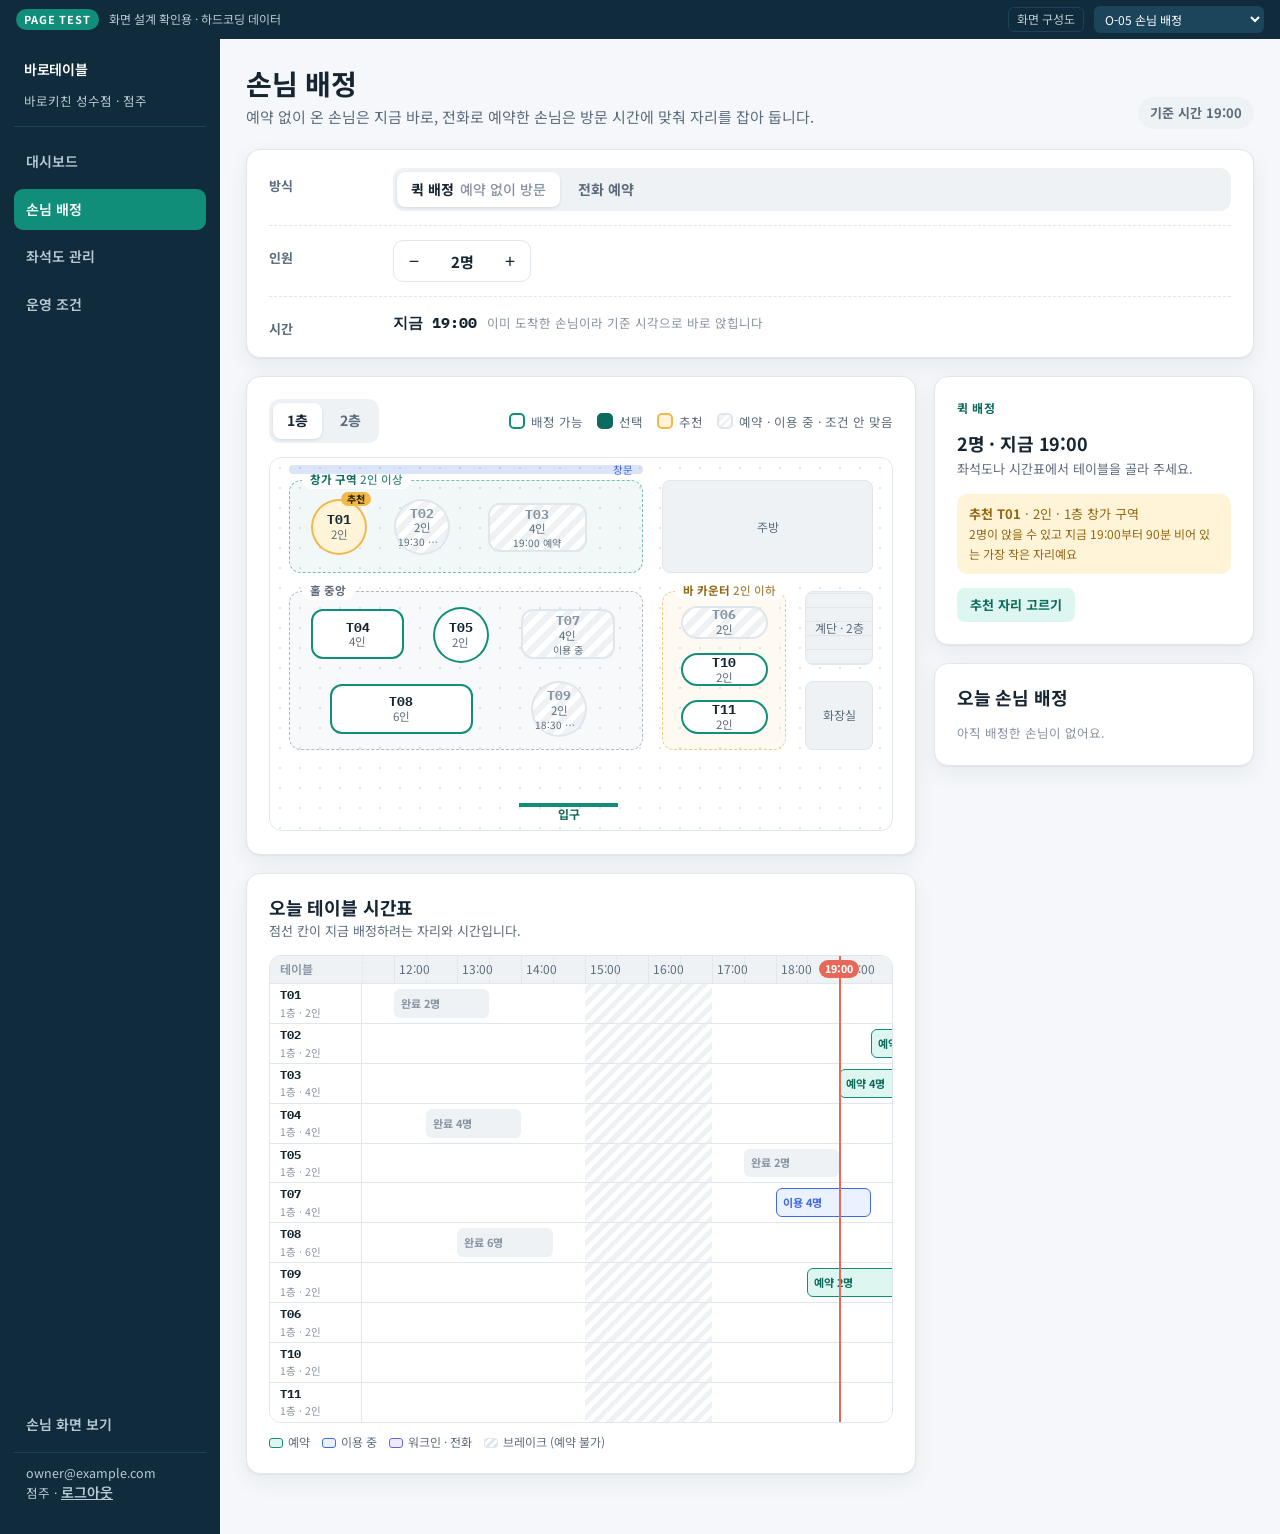
<file: barotable-pagetest/src/main/resources/templates/owner/guests.html>
<!DOCTYPE html>
<html lang="ko" xmlns:th="http://www.thymeleaf.org">
<head>
  <meta charset="utf-8">
  <meta name="viewport" content="width=device-width, initial-scale=1, viewport-fit=cover">
  <title>바로테이블 · 손님 배정</title>
  <link rel="preconnect" href="https://fonts.googleapis.com">
  <link rel="stylesheet" href="https://fonts.googleapis.com/css2?family=Noto+Sans+KR:wght@400;500;600;700;800&amp;family=IBM+Plex+Mono:wght@500;600&amp;display=swap">
  <link rel="stylesheet" href="../../static/css/app.css?v=20261006d" th:href="@{/css/app.css}">
</head>
<!-- O-05 손님 배정 (예약 없이 방문한 손님 · 전화 예약 손님) -->
<body data-depth="1" data-screen="owner-guests" th:data-server="true">
  <div class="owner-shell">
    <aside class="side" id="owner-side" aria-label="점주 메뉴"></aside>
    <main class="owner-main">
      <div class="page-title">
        <div>
          <h1>손님 배정</h1>
          <p>예약 없이 온 손님은 지금 바로, 전화로 예약한 손님은 방문 시간에 맞춰 자리를 잡아 둡니다.</p>
        </div>
        <span class="badge badge-gray" style="font-size:13px;padding:6px 12px">기준 시간 19:00</span>
      </div>

      <section class="card cond" aria-label="배정 조건">
        <div class="cond-row">
          <div class="cond-label">방식</div>
          <div class="tabs" id="mode-tabs" role="tablist" aria-label="배정 방식">
            <button type="button" role="tab" class="tab on" data-mode="quick" aria-selected="true">퀵 배정 <span class="faint" style="font-weight:500">예약 없이 방문</span></button>
            <button type="button" role="tab" class="tab" data-mode="phone" aria-selected="false">전화 예약</button>
          </div>
        </div>
        <div class="cond-row">
          <div class="cond-label">인원</div>
          <div class="row">
            <div class="stepper" role="group" aria-label="인원">
              <button type="button" id="g-minus" aria-label="인원 줄이기">−</button>
              <output id="g-val" aria-live="polite">2명</output>
              <button type="button" id="g-plus" aria-label="인원 늘리기">+</button>
            </div>
          </div>
        </div>
        <div class="cond-row">
          <div class="cond-label">시간</div>
          <div class="row">
            <b id="g-time-now" class="mono">지금 19:00</b>
            <label class="sr-only" for="g-time">방문 예정 시간</label>
            <select class="select" id="g-time" style="width:auto;min-height:38px" hidden></select>
            <span class="hint" id="g-time-hint"></span>
          </div>
        </div>
        <div class="cond-row" id="g-phone-row" hidden>
          <div class="cond-label">연락처</div>
          <div class="row" style="flex:1">
            <label class="sr-only" for="g-name">이름</label>
            <input class="input" id="g-name" placeholder="이름 (선택)" style="max-width:140px;min-height:38px">
            <label class="sr-only" for="g-phone">전화번호</label>
            <input class="input mono" id="g-phone" type="tel" inputmode="tel" placeholder="010-0000-0000" style="max-width:180px;min-height:38px">
          </div>
        </div>
      </section>

      <div class="grid cols-main-side" style="margin-top:18px">
        <div class="stack" style="gap:18px;min-width:0">
          <section class="card" aria-label="좌석도">
            <div class="card-head">
              <div class="tabs" id="floor-tabs" role="tablist" aria-label="층 선택"></div>
              <div class="legend"><span><i></i>배정 가능</span><span><i class="l-sel"></i>선택</span><span><i class="l-rec"></i>추천</span><span><i class="l-no"></i>예약 · 이용 중 · 조건 안 맞음</span></div>
            </div>
            <div class="map-scroll"><div id="map"></div></div>
          </section>

          <section class="card" aria-labelledby="gtt-title">
            <div class="card-head">
              <div><h2 id="gtt-title">오늘 테이블 시간표</h2><p class="card-sub">점선 칸이 지금 배정하려는 자리와 시간입니다.</p></div>
            </div>
            <div class="tt-scroll" id="timetable"></div>
            <div class="tt-legend"><span><i class="l-res"></i>예약</span><span><i class="l-seat"></i>이용 중</span><span><i class="l-walk"></i>워크인 · 전화</span><span><i class="l-brk"></i>브레이크 (예약 불가)</span></div>
          </section>
        </div>

        <div class="stack" style="gap:18px;min-width:0">
          <section class="card stack" id="assign" aria-live="polite" aria-label="배정"></section>
          <section class="card stack" aria-labelledby="hist-title">
            <h2 id="hist-title">오늘 손님 배정</h2>
            <div class="stack" style="gap:8px" id="history"></div>
          </section>
        </div>
      </div>
    </main>
  </div>
  <script src="../../static/js/data.js?v=20261006d" th:src="@{/js/data.js}"></script>
  <script src="../../static/js/common.js?v=20261006d" th:src="@{/js/common.js}"></script>
  <script src="../../static/js/seatmap.js?v=20261006d" th:src="@{/js/seatmap.js}"></script>
  <script src="../../static/js/timetable.js?v=20261006d" th:src="@{/js/timetable.js}"></script>
  <script src="../../static/js/owner-common.js?v=20261006d" th:src="@{/js/owner-common.js}"></script>
  <script src="../../static/js/pages/guests.js?v=20261006d" th:src="@{/js/pages/guests.js}"></script>
</body>
</html>
</file>
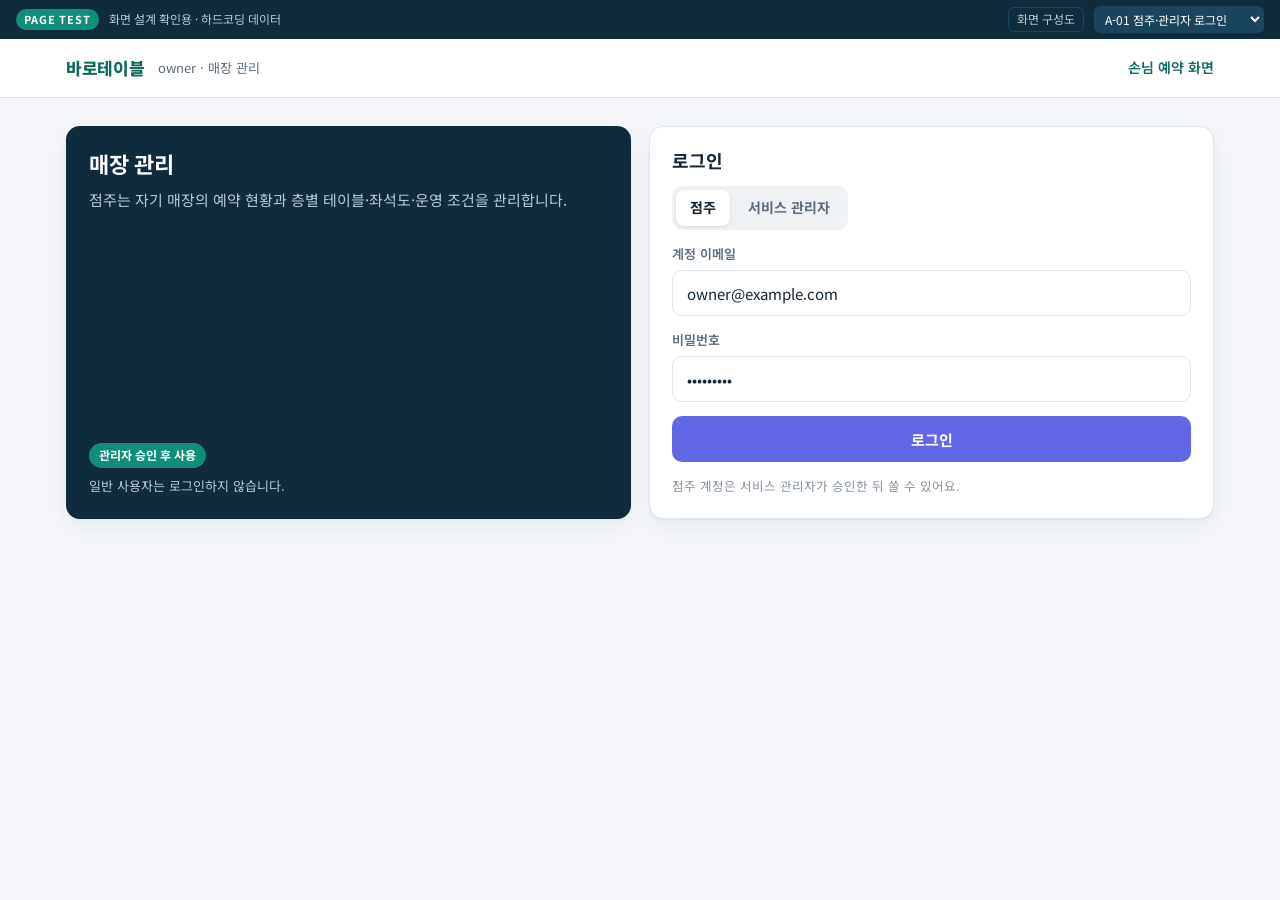
<file: barotable-pagetest/src/main/resources/templates/owner/login.html>
<!DOCTYPE html>
<html lang="ko" xmlns:th="http://www.thymeleaf.org">
<head>
  <meta charset="utf-8">
  <meta name="viewport" content="width=device-width, initial-scale=1, viewport-fit=cover">
  <title>바로테이블 · 점주 로그인</title>
  <link rel="preconnect" href="https://fonts.googleapis.com">
  <link rel="stylesheet" href="https://fonts.googleapis.com/css2?family=Noto+Sans+KR:wght@400;500;600;700;800&amp;family=IBM+Plex+Mono:wght@500;600&amp;display=swap">
  <link rel="stylesheet" href="../../static/css/app.css?v=20261006d" th:href="@{/css/app.css}">
</head>
<!-- A-01 점주·관리자 로그인 (Spring Security formLogin 으로 연결 예정) -->
<body data-depth="1" data-screen="owner-login" th:data-server="true">
  <header class="site-head">
    <div class="wrap">
      <a class="brand" href="../index.html" th:href="@{/}" data-go="index">바로테이블</a>
      <span class="head-sub">owner · 매장 관리</span>
      <span class="head-spacer"></span>
      <a class="head-link" href="../index.html" th:href="@{/}" data-go="index" style="color:var(--teal-deep)">손님 예약 화면</a>
    </div>
  </header>
  <main class="page wrap">
    <div class="grid cols-2" style="align-items:stretch">
      <section class="card card-dark stack" style="justify-content:space-between" aria-labelledby="ow-title">
        <div class="stack" style="gap:10px">
          <h1 id="ow-title" style="font-size:22px">매장 관리</h1>
          <p class="muted">점주는 자기 매장의 예약 현황과 층별 테이블·좌석도·운영 조건을 관리합니다.</p>
        </div>
        <div class="stack" style="gap:8px">
          <span class="badge badge-solid" style="align-self:flex-start">관리자 승인 후 사용</span>
          <p class="muted" style="font-size:13px">일반 사용자는 로그인하지 않습니다.</p>
        </div>
      </section>

      <section class="card stack" aria-labelledby="lg-title">
        <h2 id="lg-title">로그인</h2>
        <div class="tabs" id="role-tabs" role="tablist" aria-label="계정 종류" style="align-self:flex-start">
          <button type="button" role="tab" class="tab on" data-role="owner" aria-selected="true">점주</button>
          <button type="button" role="tab" class="tab" data-role="admin" aria-selected="false">서비스 관리자</button>
        </div>
        <div class="field">
          <label for="lg-email">계정 이메일</label>
          <input class="input" id="lg-email" name="username" type="email" autocomplete="username" value="owner@example.com">
        </div>
        <div class="field">
          <label for="lg-pw">비밀번호</label>
          <input class="input" id="lg-pw" name="password" type="password" autocomplete="current-password" value="barotable">
        </div>
        <a class="btn btn-indigo" id="lg-go" href="dashboard.html" th:href="@{/owner/dashboard}" data-go="owner-dashboard">로그인</a>
        <p class="hint" id="lg-hint">점주 계정은 서비스 관리자가 승인한 뒤 쓸 수 있어요.</p>
      </section>
    </div>
  </main>
  <script src="../../static/js/data.js?v=20261006d" th:src="@{/js/data.js}"></script>
  <script src="../../static/js/common.js?v=20261006d" th:src="@{/js/common.js}"></script>
  <script>
    /* 화면 확인용: 역할에 따라 이동할 화면만 바꾼다 (실제 구현은 Spring Security 역할 OWNER / ADMIN) */
    (function () {
      const ROLE = { owner: ['owner@example.com', 'owner-dashboard', '점주 계정은 서비스 관리자가 승인한 뒤 쓸 수 있어요.'], admin: ['admin@example.com', 'admin', '관리자는 점주 계정 승인과 서비스 상태를 봅니다.'] };
      document.querySelectorAll('#role-tabs .tab').forEach(b => b.addEventListener('click', () => {
        const r = ROLE[b.dataset.role];
        document.querySelectorAll('#role-tabs .tab').forEach(x => { x.classList.toggle('on', x === b); x.setAttribute('aria-selected', x === b); });
        document.getElementById('lg-email').value = r[0];
        const go = document.getElementById('lg-go'); go.dataset.go = r[1]; go.href = BT.url(r[1]);
        document.getElementById('lg-hint').textContent = r[2];
      }));
    })();
  </script>
</body>
</html>
</file>
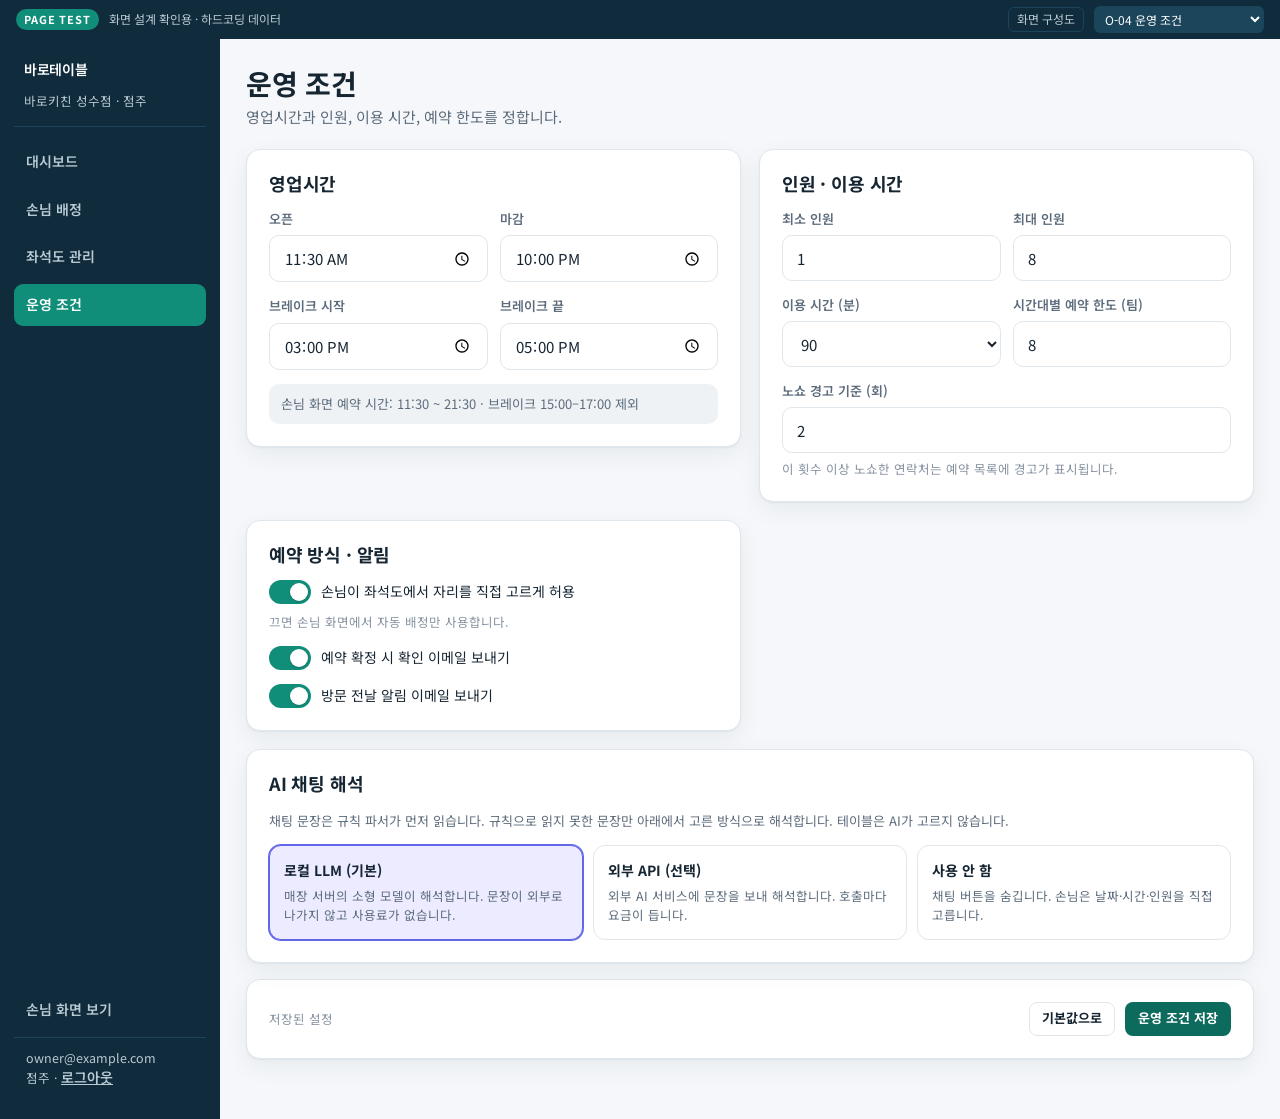
<file: barotable-pagetest/src/main/resources/templates/owner/settings.html>
<!DOCTYPE html>
<html lang="ko" xmlns:th="http://www.thymeleaf.org">
<head>
  <meta charset="utf-8">
  <meta name="viewport" content="width=device-width, initial-scale=1, viewport-fit=cover">
  <title>바로테이블 · 운영 조건</title>
  <link rel="preconnect" href="https://fonts.googleapis.com">
  <link rel="stylesheet" href="https://fonts.googleapis.com/css2?family=Noto+Sans+KR:wght@400;500;600;700;800&amp;family=IBM+Plex+Mono:wght@500;600&amp;display=swap">
  <link rel="stylesheet" href="../../static/css/app.css?v=20261006d" th:href="@{/css/app.css}">
</head>
<!-- O-04 운영 조건 -->
<body data-depth="1" data-screen="owner-settings" th:data-server="true">
  <div class="owner-shell">
    <aside class="side" id="owner-side" aria-label="점주 메뉴"></aside>
    <main class="owner-main">
      <div>
        <div class="page-title">
          <div>
            <h1>운영 조건</h1>
            <p>영업시간과 인원, 이용 시간, 예약 한도를 정합니다.</p>
          </div>
        </div>

        <div class="grid cols-2">
          <section class="card stack" aria-labelledby="s1">
            <h2 id="s1">영업시간</h2>
            <div class="form-row">
              <div class="field"><label for="s-open">오픈</label><input class="input" type="time" id="s-open" value="11:30" step="1800"></div>
              <div class="field"><label for="s-close">마감</label><input class="input" type="time" id="s-close" value="22:00" step="1800"></div>
            </div>
            <div class="form-row">
              <div class="field"><label for="s-bs">브레이크 시작</label><input class="input" type="time" id="s-bs" value="15:00" step="1800"></div>
              <div class="field"><label for="s-be">브레이크 끝</label><input class="input" type="time" id="s-be" value="17:00" step="1800"></div>
            </div>
            <p class="notice" id="s-preview" aria-live="polite">손님 화면 예약 시간: 11:30 ~ 21:30 · 브레이크 15:00–17:00 제외</p>
          </section>

          <section class="card stack" aria-labelledby="s2">
            <h2 id="s2">인원 · 이용 시간</h2>
            <div class="form-row">
              <div class="field"><label for="s-min">최소 인원</label><input class="input" type="number" id="s-min" value="1" min="1" max="30"></div>
              <div class="field"><label for="s-max">최대 인원</label><input class="input" type="number" id="s-max" value="8" min="1" max="30"></div>
            </div>
            <div class="form-row">
              <div class="field"><label for="s-dine">이용 시간 (분)</label><select class="select" id="s-dine"><option>60</option><option selected>90</option><option>120</option><option>150</option></select></div>
              <div class="field"><label for="s-limit">시간대별 예약 한도 (팀)</label><input class="input" type="number" id="s-limit" value="8" min="1" max="50"></div>
            </div>
            <div class="field"><label for="s-noshow">노쇼 경고 기준 (회)</label><input class="input" type="number" id="s-noshow" value="2" min="1" max="10"><span class="hint">이 횟수 이상 노쇼한 연락처는 예약 목록에 경고가 표시됩니다.</span></div>
          </section>

          <section class="card stack" aria-labelledby="s3">
            <h2 id="s3">예약 방식 · 알림</h2>
            <label class="switch"><input type="checkbox" id="s-choice" checked><span class="track"></span>손님이 좌석도에서 자리를 직접 고르게 허용</label>
            <p class="hint" style="margin-top:-6px">끄면 손님 화면에서 자동 배정만 사용합니다.</p>
            <label class="switch"><input type="checkbox" id="s-n1" checked><span class="track"></span>예약 확정 시 확인 이메일 보내기</label>
            <label class="switch"><input type="checkbox" id="s-n2" checked><span class="track"></span>방문 전날 알림 이메일 보내기</label>
          </section>

          <section class="card stack" aria-labelledby="s4" style="grid-column:1/-1">
            <h2 id="s4">AI 채팅 해석</h2>
            <p class="card-sub">채팅 문장은 규칙 파서가 먼저 읽습니다. 규칙으로 읽지 못한 문장만 아래에서 고른 방식으로 해석합니다. 테이블은 AI가 고르지 않습니다.</p>
            <div class="radio-cards" role="radiogroup" aria-labelledby="s4">
              <label class="radio-card"><input type="radio" name="s-ai" value="local" checked><b>로컬 LLM (기본)</b><span>매장 서버의 소형 모델이 해석합니다. 문장이 외부로 나가지 않고 사용료가 없습니다.</span></label>
              <label class="radio-card"><input type="radio" name="s-ai" value="external"><b>외부 API (선택)</b><span>외부 AI 서비스에 문장을 보내 해석합니다. 호출마다 요금이 듭니다.</span></label>
              <label class="radio-card"><input type="radio" name="s-ai" value="off"><b>사용 안 함</b><span>채팅 버튼을 숨깁니다. 손님은 날짜·시간·인원을 직접 고릅니다.</span></label>
            </div>
          </section>
        </div>

        <section class="card" style="margin-top:16px" aria-label="저장">
          <div class="row ed-savebar" style="margin-top:0;padding-top:0;border-top:0">
            <span class="hint" id="save-state" aria-live="polite">저장된 설정</span>
            <span class="grow"></span>
            <button class="btn btn-ghost btn-sm" type="button" id="s-reset">기본값으로</button>
            <button class="btn btn-primary btn-sm" type="button" id="s-save">운영 조건 저장</button>
          </div>
          <ul class="result-list" id="s-result" style="margin-top:10px" hidden></ul>
        </section>
      </div>
    </main>
  </div>
  <script src="../../static/js/data.js?v=20261006d" th:src="@{/js/data.js}"></script>
  <script src="../../static/js/common.js?v=20261006d" th:src="@{/js/common.js}"></script>
  <script src="../../static/js/owner-common.js?v=20261006d" th:src="@{/js/owner-common.js}"></script>
  <script src="../../static/js/pages/settings.js?v=20261006d" th:src="@{/js/pages/settings.js}"></script>
</body>
</html>
</file>
